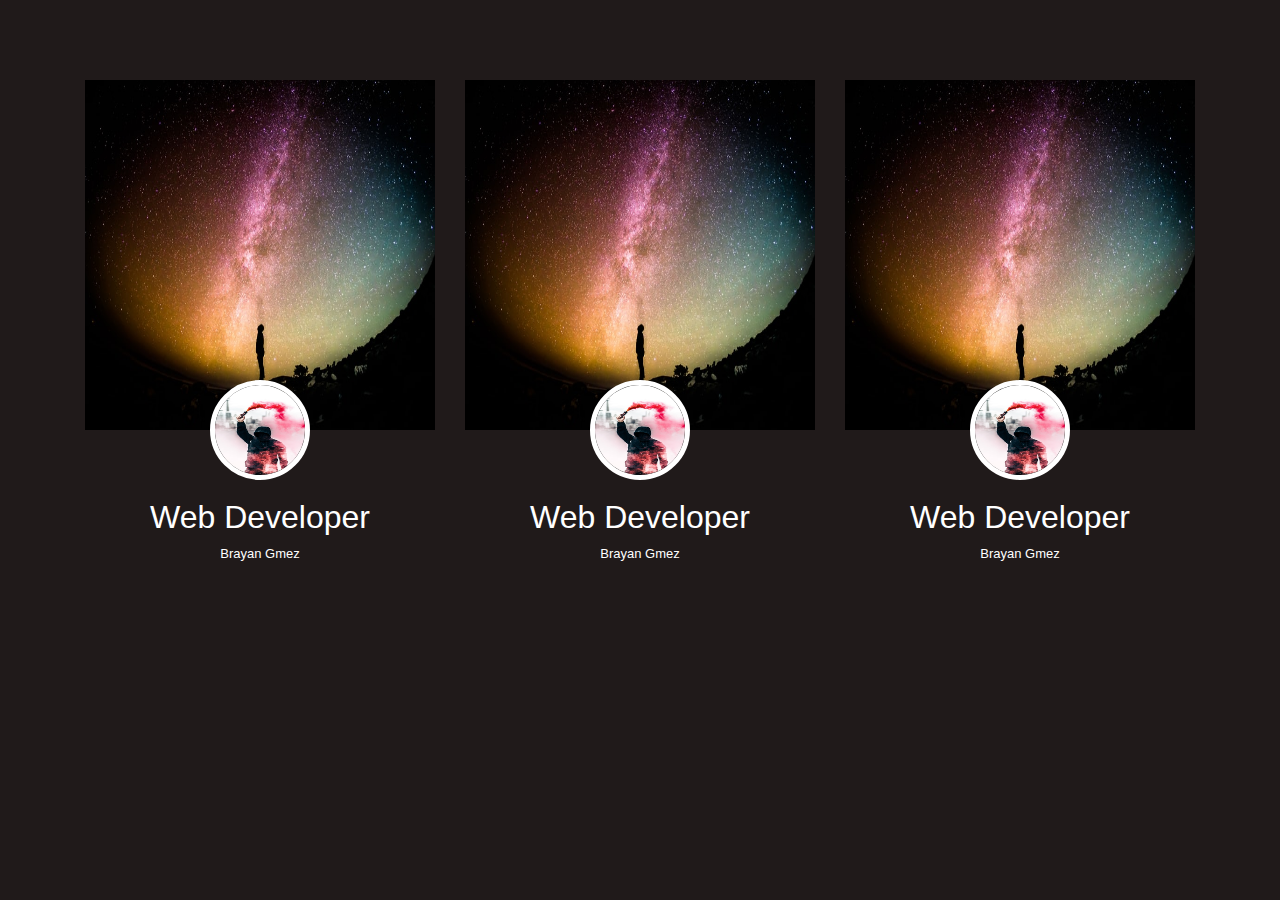
<file: profile-2/index.html>
<!DOCTYPE html>
<html lang="en">
<head>
    <meta charset="UTF-8">
    <meta name="viewport" content="width=device-width, initial-scale=1.0">
    <meta http-equiv="X-UA-Compatible" content="ie=edge">
    <title>perfil</title>
    <link rel="stylesheet" href="css/bootstrap.css">
    <link rel="stylesheet" href="css/estilos.css">
</head>
<body>
    <div class="blog-post-section">
        <div class="container">
            <div class="row">
                <div class="col-md-4">
                    <div class="blog-entry">
                        <div class="entry-cover">
                            <a href="#"><img src="img/universo.jpg" alt=""></a>
                        </div>

                        <div class="entry-hover">
                            <div class="hover-cover real"></div>
                            <div class="hover-info">
                                <img src="img/avatar.jpg" alt="">
                                <p class="hover-author">Brayan Gmez</p>
                                <h2><a href="#">Web Developer</a></h2>
                                <p class="designation">Brayan Gmez</p>
                                <p class="hover-text">Lorem ipsum dolor sit amet.</p>
                            </div>
                        </div>
                    </div>
                </div>

                <div class="col-md-4">
                        <div class="blog-entry">
                            <div class="entry-cover">
                                <a href="#"><img src="img/universo.jpg" alt=""></a>
                            </div>
    
                            <div class="entry-hover">
                                <div class="hover-cover real"></div>
                                <div class="hover-info">
                                    <img src="img/avatar.jpg" alt="">
                                    <p class="hover-author">Brayan Gmez</p>
                                    <h2><a href="#">Web Developer</a></h2>
                                    <p class="designation">Brayan Gmez</p>
                                    <p class="hover-text">Lorem ipsum dolor sit amet.</p>
                                </div>
                            </div>
                        </div>
                </div>    
                
                <div class="col-md-4">
                        <div class="blog-entry">
                            <div class="entry-cover">
                                <a href="#"><img src="img/universo.jpg" alt=""></a>
                            </div>
    
                            <div class="entry-hover">
                                <div class="hover-cover real"></div>
                                <div class="hover-info">
                                    <img src="img/avatar.jpg" alt="">
                                    <p class="hover-author">Brayan Gmez</p>
                                    <h2><a href="#">Web Developer</a></h2>
                                    <p class="designation">Brayan Gmez</p>
                                    <p class="hover-text">Lorem ipsum dolor sit amet.</p>
                                </div>
                            </div>
                        </div>
                </div>                

            </div>
        </div>
    </div>
</body>
</html>
</file>
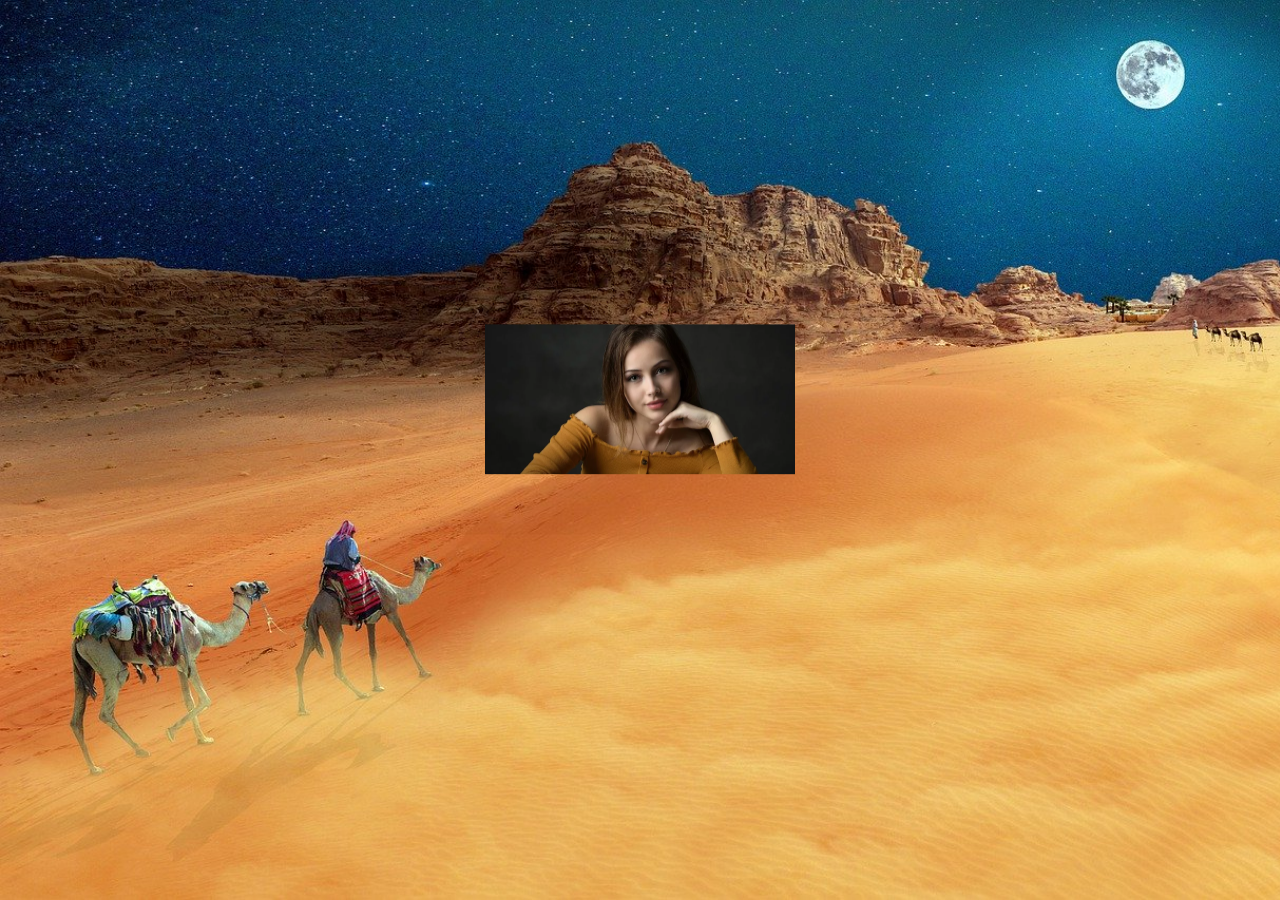
<file: profile-3/index.html>
<!DOCTYPE html>
<html lang="en">
<head>
    <meta charset="UTF-8">
    <title>Document</title>
    <link href="https://stackpath.bootstrapcdn.com/font-awesome/4.7.0/css/font-awesome.min.css" rel="stylesheet">
     
	<style>
			
	:root {
		--color-secondary: #f6d8d1;
		--color-white: white;
		--color-accent: #fcf5f3;
		--spacer: 1.25rem;
		--d: 2000ms;
		--d2: 600ms;
		--e: cubic-bezier(0.445, 0.05, 0.55, 0.95);
		--e2: cubic-bezier(0.23, 1, 0.32, 1);
	}

	* {
		box-sizing: border-box;
	}

	body {
		background-image: url(desert-4747664_1280.jpg);
		background-size: cover;
		display: grid;
		font-family: 'Roboto', sans-serif;
		height: 100vh;
		margin: 0;
		overflow: hidden;     
		padding: var(--spacer);
		place-items: center;
	}

	.card {
		display: flex;
		flex-direction: column;
		max-width: 350px;
		overflow-y: hidden;
		padding: 0 var(--spacer);
		perspective: 1200px;
		position: relative;
		transform: translateY(30%);
		transition: transform var(--d2) var(--e2);
		margin-top: -30px !important;
	}

	.card.is-active {
		animation: throw var(--d2) var(--e2) forwards;
		overflow: hidden;
	}

	.card.is-closing {
		transform: translateY(0);
	}

	.card-illustration {
		cursor: pointer;
		display: flex;
		justify-content: center;
		width: 100%;
		background-color: var(--color-accent);
		z-index: 2;
	}
	
	.card-content {
		position: relative;
		transform: scaleY(0);
		transform-origin: 0 0;
		z-index: 1;
	}

	.is-closing .card-content {
		animation: slide-up var(--d2) var(--e2) forwards;
		transform: scaleY(1);
	}

	.is-active .card-content {
		animation: swing var(--d) calc(var(--d2) / 2) var(--e) forwards;
	}

	.card-info {
		background-color: var(--color-white);
		padding: var(--spacer);
	}

	.card-info > * + * {
		margin-top: var(--spacer);
	}

	.card-name {
		font-size: 1.75rem;
		font-weight: bold;
		margin-bottom: 0;
	}

	.card-title {
		display: inline-block;
		background-color:#0c8bbd;
		border-radius: 360px;
		color: var(--color-white);
		font-size: 0.75rem;
		letter-spacing: 0.025rem;
		padding: 0.5rem 1rem;
	}

	.card-desc {
		font-size: 1rem;
		line-height: 1.4;
	}

	.card-actions {
		display: flex;
		width: 100%;
	}

	.btn {
		background-color: #0b3a5c;
		border: none;
		color: white;
		cursor: pointer;
		font-family: inherit;
		font-size: 0.75rem;
		letter-spacing: 0.05rem;
		margin: 0;
		outline: none;
		padding: var(--spacer);
		position: relative;
		text-transform: uppercase;
		transition: background-color var(--d2) var(--e2);
		transform-origin: 0 0;
	}

	.btn-action {
		flex: 1;
	}

	.btn-action:nth-child(2) {
		background-color: #0c8bbd;
	}

	.is-active .btn-action {
		transform: scaleX(0);
	}

	.is-active .btn-action:nth-child(1) {
		animation: swing calc(var(--d) * 1.25) calc(var(--d) / 4) var(--e) forwards;
	}

	.is-active .btn-action:nth-child(2) {
		animation: swing calc(var(--d) * 1.5) calc(var(--d) / 3) var(--e) forwards;
	}

	.btn-close {
		align-items: center;
		background-color: transparent;
		display: flex;
		justify-content: center;
		opacity: 0;
		position: absolute;
		padding: calc(var(--spacer) / 2);
		right: var(--spacer);
		top: 0.25rem;
		transition: opacity var(--d2) var(--d) var(--e2);
		visibility: hidden;
		z-index: 2;
	}

	.is-active .btn-close {
		visibility: visible;
		opacity: 1;
	}
	
	@keyframes throw {
		35% {
			transform: translateY(-10%) rotate(-2deg);
		}
		50% {
			transform: translateY(30%) rotate(10deg);
		}
		100% {
			transform: translateY(0);
		}
	}

	@keyframes swing {
		0% {
			transform: rotateX(90deg);
		}
		15% {
			transform: rotateX(-70deg);
		}
		30% {
			transform: rotateX(50deg);
		}
		45% {
			transform: rotateX(-30deg);
		}
		60% {
			transform: rotateX(15deg);
		}
		75% {
			transform: rotateX(-10deg);
		}
		90% {
			transform: rotateX(5deg);
		}
		100% {
			transform: rotateX(0);
		}
	}

	@keyframes slide-up {
		to {
			transform: translateY(-100%);
		}
	}

	.fa{
		font-size: 30px;
	}
	
	</style>
	 
</head>
 
<body>

    <div class="card">

		<div class="card-illustration">
			<svg viewBox="0 0 100 100">
				<img src="new.png" alt="">
			</svg>
		</div>
		  
  		<div class="card-content">
			<div class="card-info">
				<h2 class="card-name">PROFILE CARD</h2>
				<h3 class="card-title">WITH COOL CSS EFFECTS</h3>
				<p class="card-desc">Lorem ipsum dolor sit amet, consectetur adipisicing elit. Nobis, voluptas necessitatibus, optio nihil totam, accusamus maiores dolores provident et labore voluptatum quibusdam similique voluptate excepturi  </p>
			</div>

    		<div class="card-actions">
     			 <button class="btn btn-action">like</button>
      			<button class="btn btn-action">Subscribe</button>
    		</div>
		  </div>
		  
  		<button class="btn btn-close">

			<svg viewBox="0 0 24 24">
				<i class="fa fa-close"></i>
			</svg>

		</button>
		  
	</div>

	<script>
		const card = document.querySelector('.card');
		const open = card.querySelector('.card-illustration');
		const close = card.querySelector('.btn-close');
		const content = card.querySelector('.card-content');
		const illustration = card.querySelector('.card-illustration')
		const cls = {
			active: 'is-active',
			closing: 'is-closing'
		};
	
		open.addEventListener('click', () => {
		card.classList.add(cls.active);
		});

		close.addEventListener('click', () => {
		card.classList.add(cls.closing);
		card.classList.remove(cls.active);
		});

		content.addEventListener('animationend', () => {
		card.classList.remove(cls.closing)
		});

		illustration.addEventListener('mousemove', function(e) {
			const r = this.getBoundingClientRect()

			this.style.setProperty('--x', e.clientX - (r.left + Math.floor(r.width / 2)))
			this.style.setProperty('--y', e.clientY - (r.top + Math.floor(r.height / 2))) 
		});

		illustration.addEventListener('mouseout', function() {
			this.style.setProperty('--x', 0)
			this.style.setProperty('--y', 0)
		});
		
	</script>

</body>
</html>
</file>
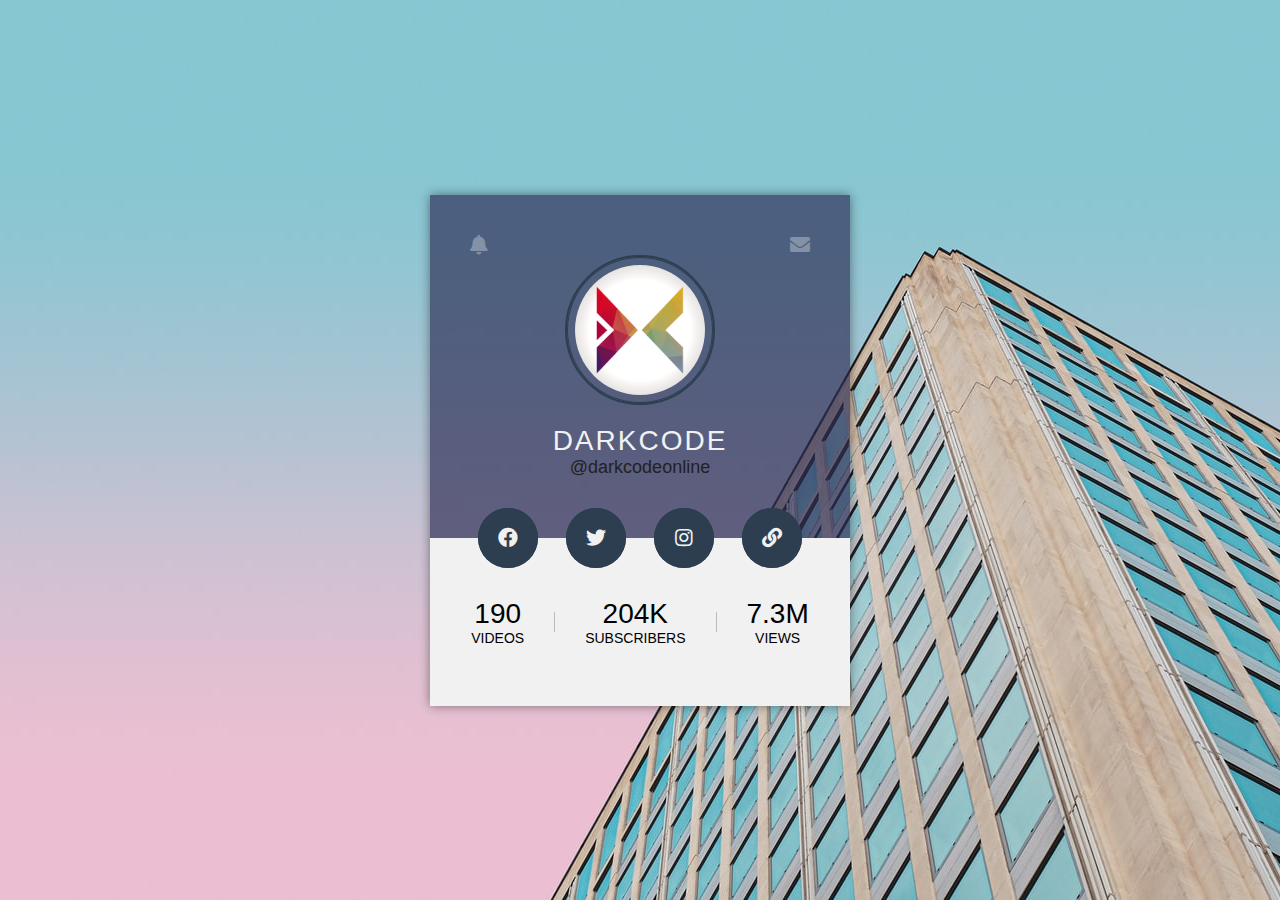
<file: profile-5/index.html>
<!DOCTYPE html>
<html lang="en" dir="ltr">
  <head>
    <meta charset="utf-8">
    <title></title>
    <link rel="stylesheet" href="style.css">
    <link rel="stylesheet" href="https://cdnjs.cloudflare.com/ajax/libs/font-awesome/5.11.2/css/all.css">
  </head>
  <body>
    <div class="profile-card">
      <div class="top-section">
        <i class="message fas fa-envelope"></i>
        <i class="notif fas fa-bell"></i>
        <div class="pic">
          <img src="pic.png" alt="">
        </div>
        <div class="name">darkcode</div>
        <div class="tag">@darkcodeonline</div>
      </div>

      <div class="bottom-section">
        <div class="social-media">
          <a href="#"><i class="fab fa-facebook"></i></a>
          <a href="#"><i class="fab fa-twitter"></i></a>
          <a href="#"><i class="fab fa-instagram"></i></a>
          <a href="#"><i class="fas fa-link"></i></a>
        </div>

        <div class="videos">190 <span>Videos</span></div>
        <div class="border"></div>
        <div class="subscribers">204K <span>Subscribers</span></div>
        <div class="border"></div>
        <div class="views">7.3M <span>Views</span></div>
      </div>
    </div>
  </body>
</html>
</file>
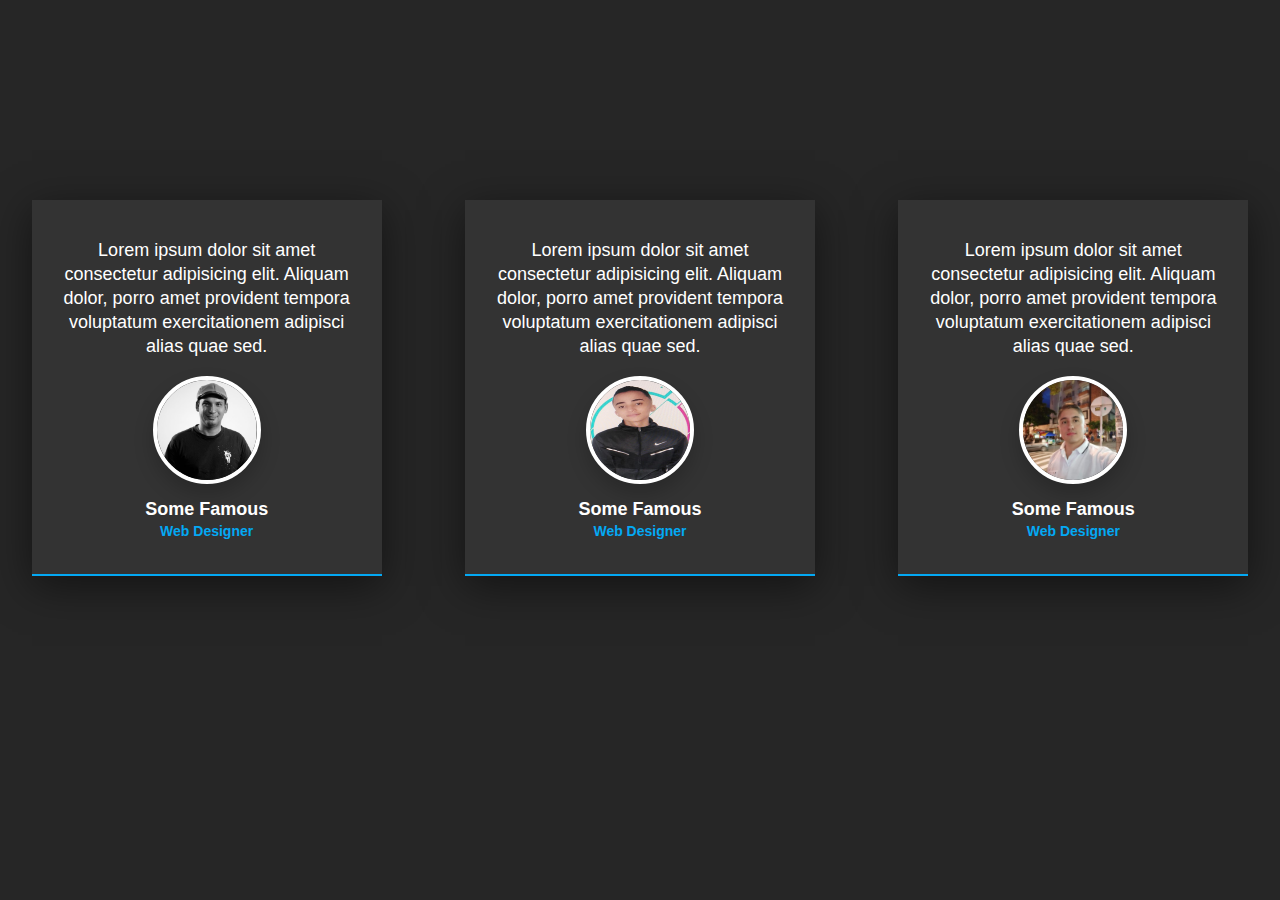
<file: profile-6/index.html>
<!DOCTYPE html>
<html lang="en">
<head>
    <meta charset="UTF-8">
    <meta name="viewport" content="width=device-width, initial-scale=1.0">
    <title>Document</title>
    <link rel="stylesheet" href="style.css">
</head>
<body>
    
    <div class="testimonials">
        <div class="card">
            <div class="layer"></div>
            <div class="content">
                <p>Lorem ipsum dolor sit amet consectetur adipisicing elit. Aliquam dolor, porro amet provident tempora voluptatum exercitationem adipisci alias quae sed.</p>
                <div class="image">
                    <img src="./img/mauricio.jpg" alt="">
                </div>
                <div class="details">
                    <h2>Some Famous <br> <span>Web Designer</span></h2>
                </div>
            </div>
        </div>

        <div class="card">
            <div class="layer"></div>
            <div class="content">
                <p>Lorem ipsum dolor sit amet consectetur adipisicing elit. Aliquam dolor, porro amet provident tempora voluptatum exercitationem adipisci alias quae sed.</p>
                <div class="image">
                    <img src="./img/juan.png" alt="">
                </div>
                <div class="details">
                    <h2>Some Famous <br> <span>Web Designer</span></h2>
                </div>
            </div>
        </div>

        <div class="card">
            <div class="layer"></div>
            <div class="content">
                <p>Lorem ipsum dolor sit amet consectetur adipisicing elit. Aliquam dolor, porro amet provident tempora voluptatum exercitationem adipisci alias quae sed.</p>
                <div class="image">
                    <img src="./img/alejandro.jpg" alt="">
                </div>
                <div class="details">
                    <h2>Some Famous <br> <span>Web Designer</span></h2>
                </div>
            </div>
        </div>
    </div>

</body>
</html>
</file>
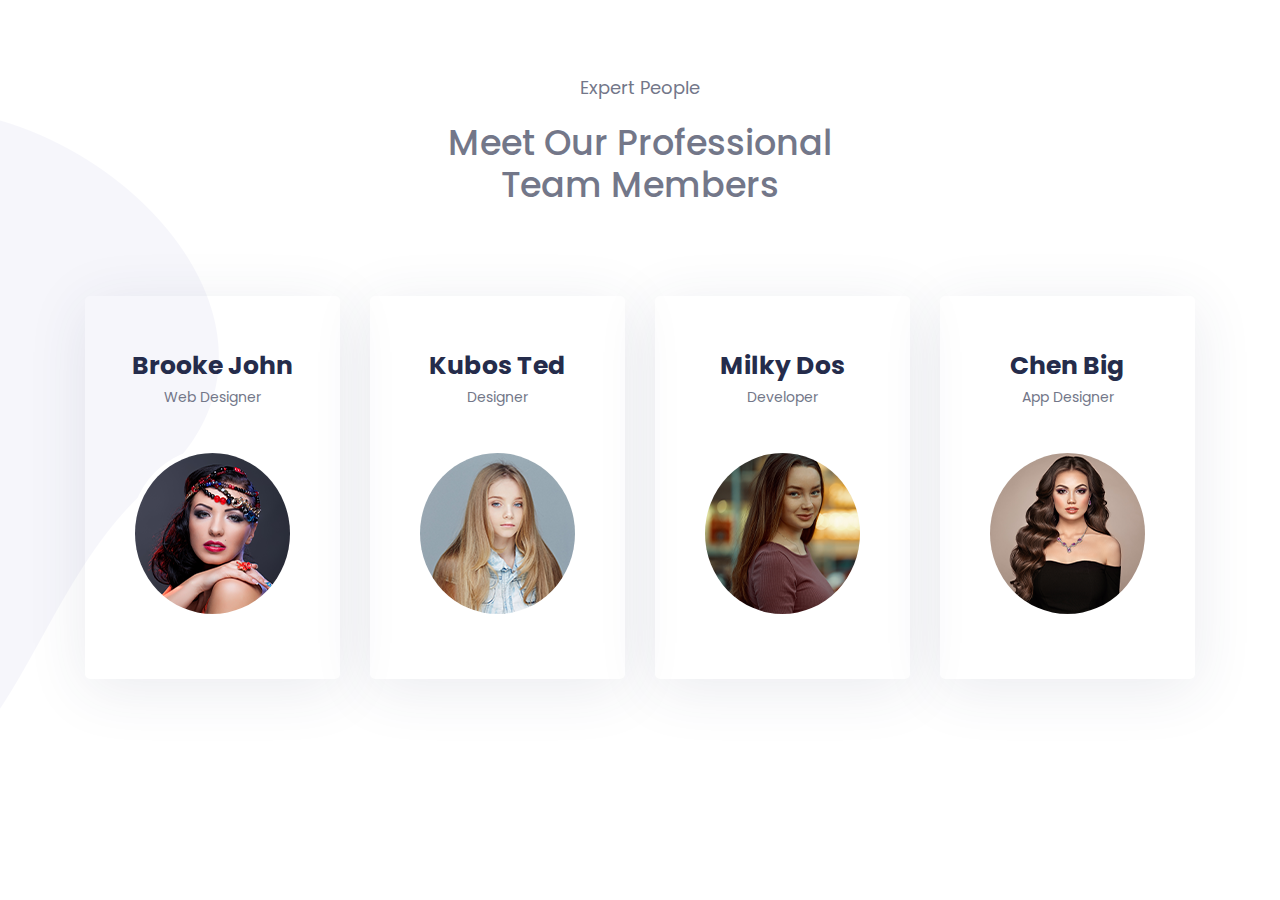
<file: profile-7/index.html>
<!DOCTYPE html>
<html lang="en">

<head> 
    <title>Hover Effect</title>
   
    <link rel="preconnect" href="https://fonts.gstatic.com">
    <link href="https://fonts.googleapis.com/css2?family=Poppins&display=swap" rel="stylesheet">
    <link rel="stylesheet" href="https://stackpath.bootstrapcdn.com/bootstrap/4.5.2/css/bootstrap.min.css">
    <link rel="stylesheet" href="https://stackpath.bootstrapcdn.com/font-awesome/4.7.0/css/font-awesome.min.css">
 
    <link rel="stylesheet" href="style.css">
</head>
<body> 
        
    <section class="team-one" id="team">

        <img src="faq-bg-1-1.png" class="bg-shape-1" alt="">           
        <div class="container">
            <div class="title text-center">
                <p>Expert People</p>
                <h3>Meet Our Professional <br> Team Members</h3>
            </div>  
            <div class="row">
                <div class="col-lg-3 col-md-6 col-sm-12">
                    <div class="single">
                        <div class="circle"></div>
                        <div class="inner">
                            <h3>Brooke John</h3>
                            <p>Web Designer</p>
                            <div class="image">
                                <img src="team1.png" alt="">
                            </div>
                            <div class="social">
                                <a href="#"><i class="fa fa-facebook"></i></a>
                                <a href="#"><i class="fa fa-twitter"></i></a>
                                <a href="#"><i class="fa fa-instagram"></i></a>
                            </div> 
                        </div> 
                    </div>
                </div>

                <div class="col-lg-3 col-md-6 col-sm-12">
                    <div class="single">
                        <div class="circle"></div> 
                        <div class="inner">
                            <h3>Kubos Ted</h3>
                            <p>Designer</p>
                            <div class="image">
                                <img src="team2.png" alt="">
                            </div> 
                            <div class="social">
                                <a href="#"><i class="fa fa-facebook"></i></a>
                                <a href="#"><i class="fa fa-twitter"></i></a>
                                <a href="#"><i class="fa fa-instagram"></i></a>
                            </div> 
                        </div> 
                    </div> 
                </div> 

                <div class="col-lg-3 col-md-6 col-sm-12">
                    <div class="single">
                        <div class="circle"></div> 
                        <div class="inner">
                            <h3>Milky Dos</h3>
                            <p>Developer</p>
                            <div class="image">
                                <img src="team3.png" alt="">
                            </div><!-- /.team-one__image -->
                            <div class="social">
                                <a href="#"><i class="fa fa-facebook-square"></i></a>
                                <a href="#"><i class="fa fa-twitter"></i></a>
                                <a href="#"><i class="fa fa-instagram"></i></a>
                            </div> 
                        </div> 
                    </div> 
                </div> 

                <div class="col-lg-3 col-md-6 col-sm-12">
                    <div class="single">
                        <div class="circle"></div> 
                        <div class="inner">
                            <h3>Chen Big</h3>
                            <p>App Designer</p>
                            <div class="image">
                                <img src="team%204.png" alt="">
                            </div> 
                            <div class="social">
                                <a href="#"><i class="fa fa-facebook-square"></i></a>
                                <a href="#"><i class="fa fa-twitter"></i></a>
                                <a href="#"><i class="fa fa-instagram"></i></a>
                            </div> 
                        </div>
                    </div> 
                </div> 
            </div> 
        </div> 
    </section> 
   
</body>
</html>
</file>
<file: profile-2/css/estilos.css>
*{
    margin: 0;
    padding: 0;
}

body{
    font-size: 15px;
    font-family: sans-serif;
    background: rgb(32, 26, 26);
}

img{
    max-width: 100%;
}

.entry-cover img{
    width: 350px;
    height: 350px;
}

.blog-entry .entry-hover .hover-cover,
.blog-entry:hover .entry-hover .hover-cover,
.blog-entry .entry-date{
    transition: ease-in-out 0.3s;
}

.blog-post-section{
    padding: 80px 0 20px;
    overflow: hidden;
    user-select: none;
}

.blog-entry{
    margin-bottom: 200px;
    position: relative;
}

.blog-entry .entry-hover{
    position: absolute;
    margin: 25px;
    left: 0;
    right: 0;
    top: 0;
    bottom: 0;
}

.blog-entry .entry-hover .hover-cover{
    position: absolute;
    bottom: 50%;
    left: 0;
    right: 0;
    margin: 0 auto -75px;
    z-index: 2;
    border-radius: 300px;
    opacity: 0.8;
    filter: alpha(opacity=80);
}

.blog-entry:hover .entry-hover .hover-cover{
    height: auto;
    width: auto;
    border-radius: 0;
    top: 0;
    bottom: 0;
    left: 0;
    right: 0;
    margin: 0;
}

.blog-entry .hover-info{
    position: absolute;
    top: 100%;
    margin-top: -25px;
    left: 0;
    right: 0;
    text-align: center;
    z-index: 4;
    transition: 0.5s
}

.blog-entry:hover .hover-info{
    top: 0;
    margin-top: 25px;
}

.hover-info img{
    width: 100px;
    height: 100px;
    border: 5px solid white;
    border-radius: 200px;
    margin: 0 auto 18px;
}

.blog-entry:hover .hover-info img{
    border: 5px solid white !important;   
}

.blog-entry:hover .hover-info h2 a,
.blog-entry:hover .hover-info h2,
.blog-entry:hover .hover-info p{
    color: white !important;
}

.blog-entry .hover-info p{
    font-size: 13px;
    font-size: italic;
}

.blog-entry .hover-info h2 a{
    color: white;
    text-decoration: none;
}

.blog-entry .hover-info .hover-text,
.blog-entry .hover-info .hover-author{
    display: none;
    margin: 20px;
}

.designation{
    color: white;
}

.designation.active, .real{
    background: rgb(155, 1, 78) !important;
}
</file>
<file: profile-5/style.css>
*{
  margin: 0;
  padding: 0;
  font-family: "Open Sans",sans-serif;
  box-sizing: border-box;
  text-decoration: none;
}

body{
  background: url(bg.jpg) no-repeat center;
  background-size: cover;
  min-height: 100vh;
  display: flex;
  align-items: center;
  justify-content: center;
}

.profile-card{
  width: 420px;
  overflow: hidden;
  text-align: center;
  position: relative;
  box-shadow: 0 0 10px #00000070;
}

.top-section{
  padding: 60px 40px;
  background: #2c2c54aa;
}

.message,.notif{
  position: absolute;
  top: 40px;
  font-size: 20px;
  cursor: pointer;
  color: #ffffff50;
}

.message{
  right: 40px;
}

.notif{
  left: 40px;
}

.pic{
  width: 150px;
  height: 150px;
  margin: auto;
  margin-bottom: 20px;
  border: 2px solid #2c3e50;
  border-radius: 50%;
  padding: 8px;
  position: relative;
}

.pic:after{
  content: "";
  width: 100%;
  height: 100%;
  position: absolute;
  border: 1px solid #2c3e50;
  left: 0;
  top: 0;
  box-sizing: border-box;
  border-radius: 50%;
  animation: wave 1.5s infinite linear;
}

@keyframes wave {
  to{
    transform: scale(1.5);
    opacity: 0;
  }
}

.pic img{
  width: 100%;
  height: 100%;
  border-radius: 50%;
}

.name{
  color: #f1f1f1;
  font-size: 28px;
  letter-spacing: 2px;
  text-transform: uppercase;
}

.tag{
  font-size: 18px;
  color: #222;
}

.bottom-section{
  background: #f1f1f1;
  padding: 60px 40px;
  position: relative;
  display: flex;
  align-items: center;
  justify-content: center;
  font-size: 28px;
  text-transform: uppercase;
}

.border{
  width: 1px;
  height: 20px;
  background: #bbb;
  margin: 0 30px;
}

.bottom-section span{
  font-size: 14px;
  display: block;
}

.social-media{
  position: absolute;
  width: 100%;
  top: -30px;
  left: 0;
  z-index: 1;
}

.social-media i{
  width: 60px;
  height: 60px;
  background: #2c3e50;
  border-radius: 50%;
  color: #f1f1f1;
  font-size: 20px;
  line-height: 60px !important;
  margin: 0 10px;
  position: relative;
}

.social-media i:after{
  content: "";
  width: 100%;
  height: 100%;
  position: absolute;
  background: #2c3e50;
  left: 0;
  top: 0;
  box-sizing: border-box;
  border-radius: 50%;
  z-index: -1;
  transition: 0.4s linear;
}

.social-media i:hover:after{
  transform: scale(1.4);
  opacity: 0;
}
</file>
<file: profile-6/style.css>
body{
    margin: 0;
    padding: 0;
    font-family: sans-serif;
    width: 100%;
    height: 100%;
    background: #262626;
}

.testimonials{
    margin: 200px auto 100px;
    display: grid;
    grid-template-columns: repeat(auto-fit, minmax(350px, 1fr));
    grid-gap: 20px;
}

.testimonials .card{
    position: relative;
    width: 350px;
    margin: 0 auto;
    background: #333;
    padding: 20px;
    box-sizing: border-box;
    text-align: center;
    box-shadow: 0 10px 40px rgba(0, 0, 0, .5);
    overflow: hidden;
}

.testimonials .card .layer{
    position: absolute;
    top: calc(100% - 2px);
    left: 0;
    width: 100%;
    height: 100%;
    background: linear-gradient(#03a9f4, #e91ee3);
    z-index: 1;
    transition: 0.5s;
}

.testimonials .card:hover .layer{
    top: 0;
}

.testimonials .card .content{
    position: relative;
    z-index: 2;
}

.testimonials .card .content p{
    font-size: 18px;
    line-height: 24px;
    color: #fff;
}

.testimonials .card .content .image{
    width: 100px;
    height: 100px;
    margin: 0 auto;
    border-radius: 50%;
    overflow: hidden;
    border: 4px solid #fff;
    box-shadow: 0 10px 20px rgba(0, 0, 0, .2);
}

.testimonials .card .content .image img{
    width: 100%;
    height: 100%;
    background-size: cover;
}

.testimonials .card .content .details h2{
    font-size: 18px;
    color: #fff;
}

.testimonials .card .content .details h2 span{
    color: #03a9f4;
    font-size: 14px;
    transition: 0.5s;
}

.testimonials .card:hover .content .details h2 span{
    color: #fff;
}
</file>
<file: profile-7/style.css>
body {
    font-family: 'Poppins', sans-serif;
    color: #737789;
    font-size: 18px;
    line-height: 36px;
    font-weight: 400;
}

.title{
    margin-top: -50px;
    margin-bottom: 90px;
}

.title h3{
    font-size: 35px;
}
      
.team-one {
    padding-top: 120px;
    padding-bottom: 90px;
    position: relative;
}

[class*=bg-shape-] {
    position: absolute;
}

.team-one .container {
    position: relative;
}

.single {
    margin-bottom: 30px;
    border-radius: 5px;
    box-shadow: 0px 10px 60px 0px rgba(46, 61, 98, 0.1);
    text-align: center;
    position: relative;
    padding-bottom: 60px;
    padding-top: 57px;
    transform-origin: top;
    transition: transform 500ms ease;
}

.single:hover {
    transform: scaleY(1.20);
}

.inner {
    transform-origin: top;
    transition: transform 500ms ease;
}

.single:hover .inner {
    transform: scaleY(.8);
}

.image {
    width: 165px;
    margin-left: auto;
    margin-right: auto;
    border-radius: 50%;
    overflow: hidden;
    border: 5px solid #fff;
    transition: all 500ms ease;
}   

.single h3 {
    margin: 0;
    font-size: 25px;
    font-weight: bold;
    color: #252c4b;
    line-height: 1em;
    transition: all 500ms ease;
}

.single p {
    color: #737789;
    margin: 0;
    line-height: 1em;
    font-size: 14px;
    margin-top: 12px;
    margin-bottom: 44px;
    transition: all 500ms ease;
}

.single:hover p,
.single:hover h3 {
    color: #fff;
}

.social {
    position: absolute;
    bottom: -70px;
    left: 50%;
    transform: translateX(-50%);
    display: flex;
    align-items: center;
    justify-content: center;
    z-index: 11;
    visibility: hidden;
    opacity: 0;
    transition: all 500ms ease;
}

.single:hover .social {
    opacity: 1;
    visibility: visible;
}

.social>a {
    width: 44px;
    height: 44px;
    border-radius: 50%;
    display: flex;
    justify-content: center;
    align-items: center;
    text-align: center;
    background-color: #fff;
    opacity: 0.3;
    transition: all 500ms ease;
}

.social>a i {
    color: #737789;
    transition: all 500ms ease;
    font-size: 16px;
    border: 2px solid white deepskyblue;
}

.social>a:hover {
    opacity: 1;
}

.social>a:hover i {
    color: #fd632f;
}

.social a+a {
    margin-left: 10px;
}

.circle::before {
    position: absolute;
    top: 0;
    right: 0;
    width: 153px;
    height: 117px;
    content: '';
    background-image: url(team-circle-1-1.png);
    transform: perspective(200px) scaleX(0) scaleY(0);
    transition: transform 500ms ease, opacity 500ms ease;	
    opacity: 0;
    transform-origin: right top;
}

.circle::after {
    position: absolute;
    bottom: 0;
    left: 0;
    width: 140px;
    height: 156px;
    content: '';
    background-image: url(team-circle-1-2.png);
    transform: perspective(150px) scaleX(0) scaleY(0);
    transition: transform 500ms ease, opacity 500ms ease;	 
    opacity: 0;
    transform-origin: left bottom;  
}

.single:hover .circle::before,
.single:hover .circle::after {
    opacity: 0.3;
    transform: perspective(200px) scaleX(1) scaleY(.8);
}

.single::before {
    content: '';
    border-radius: 5px;	 
    background-image: linear-gradient(90deg, hotpink  0%, #34495e 100%);
    position: absolute;
    top: 0;
    left: 0;
    right: 0;
    bottom: 0;
    transform: scale(1, 0);
    transform-origin: bottom;	  
    transition: transform 500ms ease;
}

.single:hover::before {
    transform: scale(1,1); 
    transform-origin: top;
}

.inner{
    position: relative;
}

a:hover{
    text-decoration: none;
}
</file>
